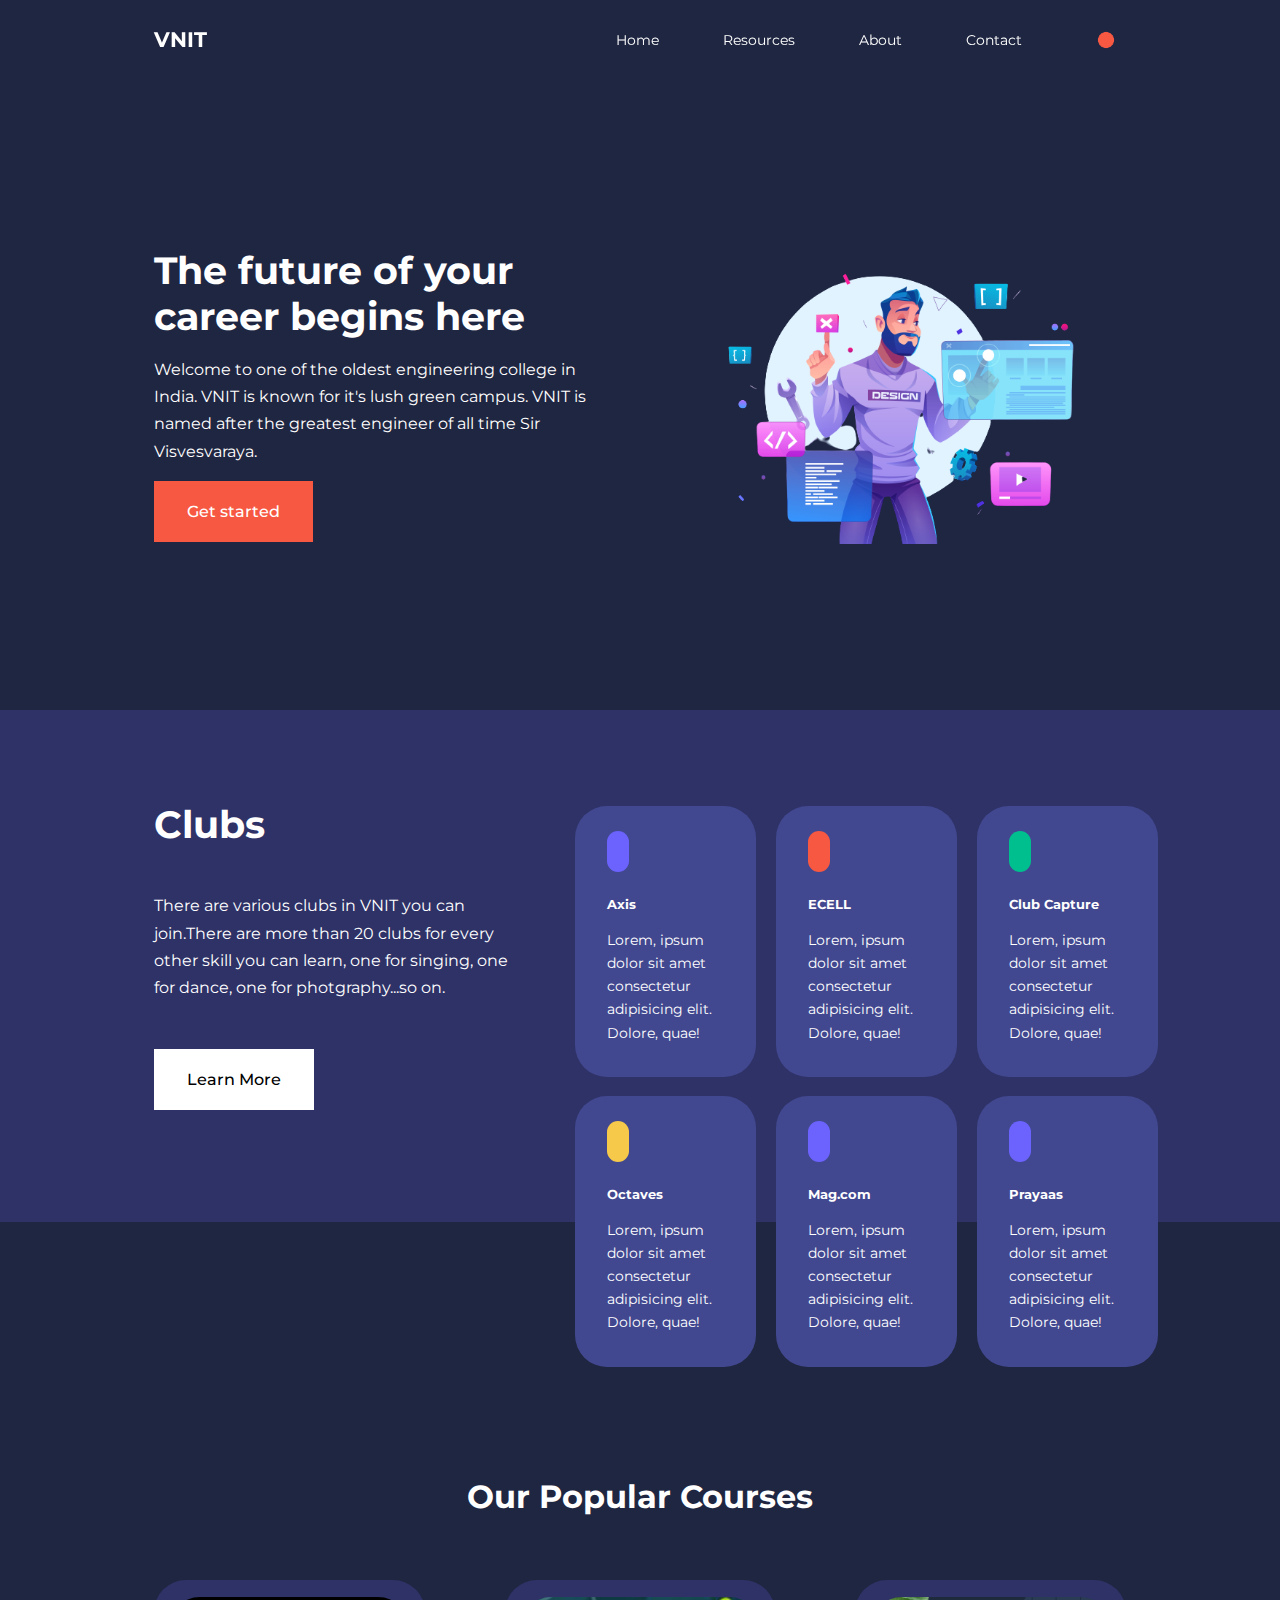
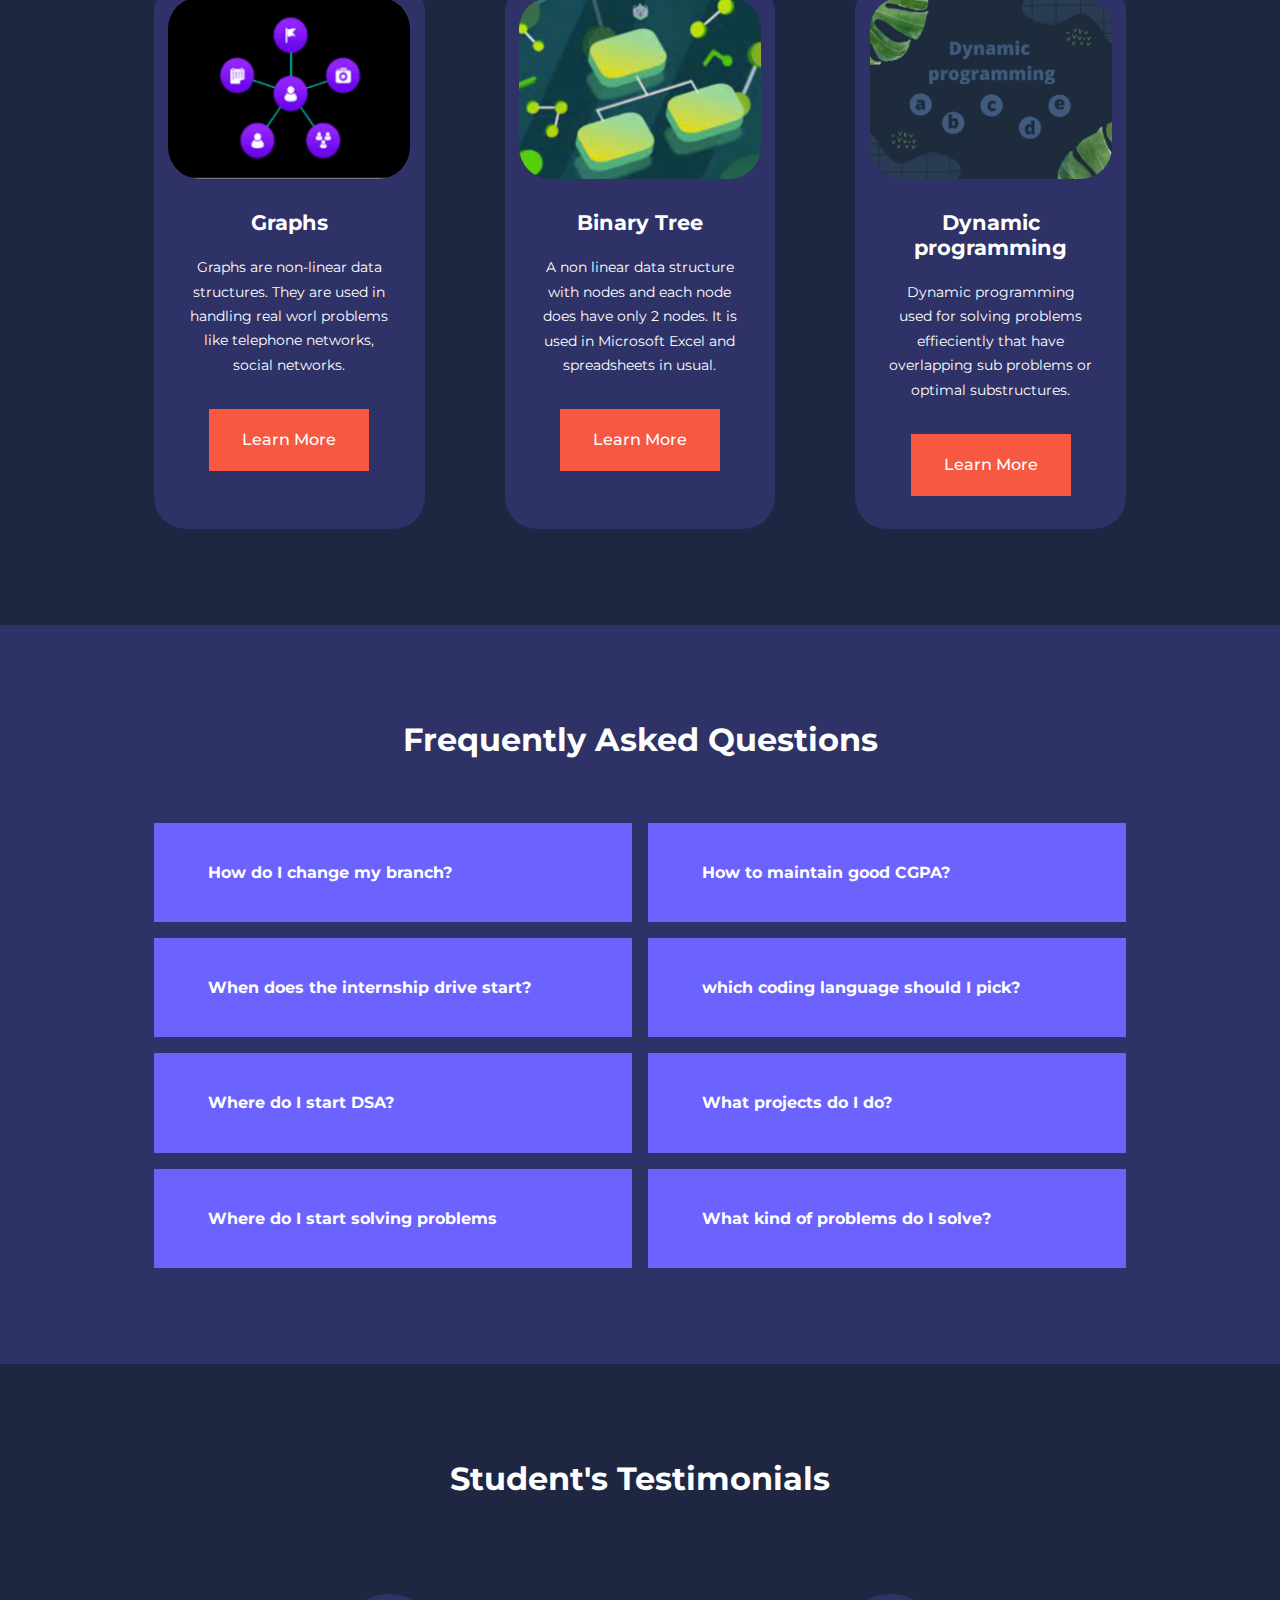
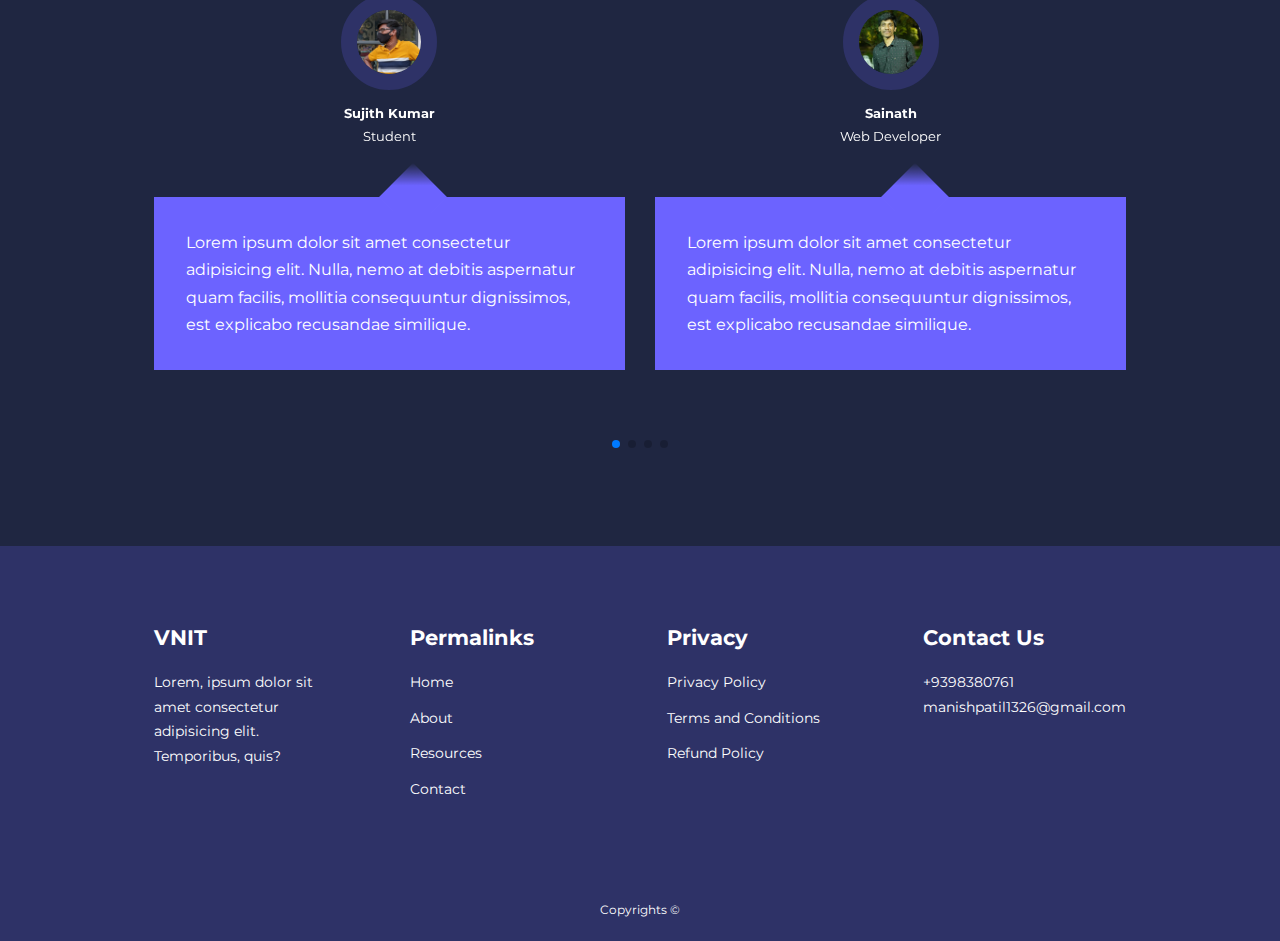
<file: Project 1/index.html>
<!DOCTYPE html>
<html lang="en">

<head>
    <meta charset="UTF-8">
    <meta http-equiv="X-UA-Compatible" content="IE=edge">
    <meta name="viewport" content="width=device-width, initial-scale=1.0">
    <link rel="stylesheet" href="style.css">
    <title>College Website</title>

    <!--GOOGLE FONTS-->
    <link href="https://fonts.googleapis.com/css2?family=Montserrat:wght@300;400;500;700;800&display=swap"
        rel="stylesheet">
    <!--ICONSCOUNT CDN-->
    <link rel="stylesheet" href="https://unicons.iconscout.com/release/v2.1.6/css/unicons.css">
    <link rel="preconnect" href="https://fonts.googleapis.com">

    <!--======= SWIPER JS=========-->
    <link rel="stylesheet" href="https://unpkg.com/swiper@8/swiper-bundle.min.css" />
    <link rel="preconnect" href="https://fonts.gstatic.com" crossorigin>


</head>

<body>
    <!--Navigation bar-->
    <nav>
        <div class="container nav__container">
            <a href="index.html">
                <h4>VNIT</h4>
            </a>
            <ul class="nav__menu">
                <li><a href="index.html">Home</a></li>
                <li><a href="courses.html">Resources</a></li>
                <li><a href="about.html">About</a></li>
                <li><a href="contact.html">Contact</a></li>
                <li><img id="redButton" src="images/orange.png" alt=""></li>
            </ul>
            <!--This is for mobile using some icons Hamburger icons and close icons-->
            <button id="open-menu-btn"><i class="uil uil-bars"></i></button>
            <button id="close-menu-btn"><i class="uil uil-multiply"></i></button>
        </div>
    </nav>

    <!-------------------Header section----------------->

    <header>
        <div class="container header__container">
            <div class="header__left">
                <h1>The future of your career begins here</h1>
                <p>Welcome to one of the oldest engineering college in India.
                    VNIT is known for it's lush green campus. VNIT is named after the greatest engineer of all time Sir Visvesvaraya.
                </p>
                <a href="courses.html" class="btn btn-primary">Get started</a>
            </div>

            <div class="header__right">
                <div class="header_right-image">
                    <img src="images/mainimg.png" alt="">
                </div>
            </div>
        </div>
    </header>

    <!--=====================END OF HEADER========================-->

    <!--=====================CategoriesS========================-->
    <section class="categories">
        <div class="container categories__container">
            <div class="categories__left">
                <h1>Clubs</h1>
                <p>There are various clubs in VNIT you can join.There are more than 20 clubs for every other skill you can learn, one for singing, one for dance, one for photgraphy...so on.</p>
                <a href = "https://vnit.ac.in/" class="btn">Learn More</a>
            </div>

            <div class="categories__right">
                <article class="category">
                    <!--The <article> tag specifies independent, self-contained content.-->
                    <span class="category__icon">
                        <i class="uil uil-puzzle-piece"></i>
                    </span>
                    <h5>Axis</h5>
                    <p>Lorem, ipsum dolor sit amet consectetur adipisicing elit. Dolore, quae!
                    </p>
                </article>
                <article class="category">
                    <!--The <article> tag specifies independent, self-contained content.-->
                    <span class="category__icon">
                        <i class="uil uil-usd-circle"></i>
                    </span>
                    <h5>ECELL</h5>
                    <p>Lorem, ipsum dolor sit amet consectetur adipisicing elit. Dolore, quae!
                    </p>
                </article>
                <article class="category">
                    <!--The <article> tag specifies independent, self-contained content.-->
                    <span class="category__icon">
                        <i class="uil uil-camera"></i>
                    </span>
                    <h5>Club Capture</h5>
                    <p>Lorem, ipsum dolor sit amet consectetur adipisicing elit. Dolore, quae!
                    </p>
                </article>
                <article class="category">
                    <!--The <article> tag specifies independent, self-contained content.-->
                    <span class="category__icon">
                        <i class="uil uil-music"></i>
                    </span>
                    <h5>Octaves</h5>
                    <p>Lorem, ipsum dolor sit amet consectetur adipisicing elit. Dolore, quae!
                    </p>
                </article>
                <article class="category">
                    <!--The <article> tag specifies independent, self-contained content.-->
                    <span class="category__icon">
                        <i class="uil uil-pen"></i>
                    </span>
                    <h5>Mag.com</h5>
                    <p>Lorem, ipsum dolor sit amet consectetur adipisicing elit. Dolore, quae!
                    </p>
                </article>
                <article class="category">
                    <!--The <article> tag specifies independent, self-contained content.-->
                    <span class="category__icon">
                        <i class="uil uil-smile"></i>
                    </span>
                    <h5>Prayaas</h5>
                    <p>Lorem, ipsum dolor sit amet consectetur adipisicing elit. Dolore, quae!
                    </p>
                </article>
            </div>
        </div>
    </section>
    <!--=====================END OF Categories========================-->

    <!--=======================COURSES=================================-->

    <section class="courses">
        <h2>Our Popular Courses</h2>
        <div class="container courses__container">
            <article class="course">
                <div class="course__image">
                    <img src="images/graph.png" alt="">
                </div>
                <div class="course__info">
                    <H4>Graphs</H4>
                    <p>Graphs are non-linear data structures. They are used in handling real worl problems like telephone networks, social networks.</p>
                    <a href="https://www.youtube.com/watch?v=LCrovIMurxY&list=PLgUwDviBIf0rGEWe64KWas0Nryn7SCRWw" class="btn btn-primary">Learn More</a>
                </div>
            </article>

            <article class="course">
                <div class="course__image">
                    <img src="images/tree.png" alt="">
                </div>
                <div class="course__info">
                    <H4>Binary Tree</H4>
                    <p>A non linear data structure with nodes and each node does have only 2 nodes. It is used in Microsoft Excel and spreadsheets in usual. </p>
                    <a href="https://www.youtube.com/watch?v=OYqYEM1bMK8&list=PLgUwDviBIf0q8Hkd7bK2Bpryj2xVJk8Vk" class="btn btn-primary">Learn More</a>
                </div>
            </article>
            
            <article class="course">
                <div class="course__image">
                    <img src="images/dp.png" alt="">
                </div>
                <div class="course__info">
                    <H4>Dynamic programming</H4>
                    <p>Dynamic programming used for solving problems effieciently that have overlapping sub problems or optimal substructures.</p>
                    <a href="https://www.youtube.com/watch?v=FfXoiwwnxFw&list=PLgUwDviBIf0qUlt5H_kiKYaNSqJ81PMMYs" class="btn btn-primary">Learn More</a>
                </div>
            </article>
        </div>

    </section>


    <section class="faqs">
        <h2>Frequently Asked Questions</h2>
        <div class="container faqs__container">

            <article class="faq">
                <div class="faq__icon"><i class="uil uil-plus"></i></div>
                <div class="question__answer">
                    <h4>How do I change my branch?</h4>
                    <p>
                        Branch changing is possible if you there are vacancies in the branch you wanted to go. And there shouldn't be anyone who is aspiring to change his branch to the one you want to and have greater CGPA than you.
                    </p>
                </div>
            </article>

            <article class="faq">
                <div class="faq__icon"><i class="uil uil-plus"></i></div>
                <div class="question__answer">
                    <h4>How to maintain good CGPA?</h4>
                    <p>
                        improving CGPA after first year may be hard than it is getting good grades in first year. If you get good grades inf first year then you can easily maintain good CGPA in all the upcoming years.
                    </p>
                </div>
            </article>

            <article class="faq">
                <div class="faq__icon"><i class="uil uil-plus"></i></div>
                <div class="question__answer">
                    <h4>When does the internship drive start?</h4>
                    <p>
                        The internship drive starts at the end of second year i.e., after 4th semester. But you can apply for the offline internships well before on campus internship drive starts. Some websites where you can find internships is internshala.com, glassdoor.com. 
                    </p>
                </div>
            </article>

            <article class="faq">
                <div class="faq__icon"><i class="uil uil-plus"></i></div>
                <div class="question__answer">
                    <h4>which coding language should I pick?</h4>
                    <p>
                        You can pick any coding language of your choice. And mastering one language is pretty much enough. If you pick c++ solving DSA shuold be easy. IF JAVA, it is also helpful in android development. If you want a easy to understand and use, you can pick python.
                    </p>
                </div>
            </article>

            <article class="faq">
                <div class="faq__icon"><i class="uil uil-plus"></i></div>
                <div class="question__answer">
                    <h4>Where do I start DSA?</h4>
                    <p>
                        The order which is preferred is Arrays, strings, HashMaps, Linked List, Stack, Queue, Heaps,Tree, Graph. And algorithms as sorting, searching, greedy, graph algorithms, dfs, bfs, dynamic programming. 
                    </p>
                </div>
            </article>

            <article class="faq">
                <div class="faq__icon"><i class="uil uil-plus"></i></div>
                <div class="question__answer">
                    <h4>What projects do I do?</h4>
                    <p>
                        You can pick any technology you are interested in. Learn basic of it and explore what you can. You can always start doing a project which already made and taught in youtube or any other platform to get tha hang of it and to understand the flow of the project.
                    </p>
                </div>
            </article>

            <article class="faq">
                <div class="faq__icon"><i class="uil uil-plus"></i></div>
                <div class="question__answer">
                    <h4>Where do I start solving problems</h4>
                    <p>
                        There are several sites which help you to practice problems like GeeksForGeeks, Leetcode, codestudio, interviewbit etc. I suggest you to start with HackerRank to get the hang of the coding language you picked.
                    </p>
                </div>
            </article>

            <article class="faq">
                <div class="faq__icon"><i class="uil uil-plus"></i></div>
                <div class="question__answer">
                    <h4>What kind of problems do I solve?</h4>
                    <p>
                        There are several sheets made by many coders across the world. I will provide the links here. <br>
                    
                        <a href="https://takeuforward.org/interviews/strivers-sde-sheet-top-coding-interview-problems/">striver sheet</a><br>
                        <a href="https://docs.google.com/spreadsheets/d/1-wKcV99KtO91dXdPkwmXGTdtyxAfk1mbPXQg81R9sFE/edit?usp=sharing">fraz sheet</a><br>
                        <a href="https://drive.google.com/file/d/1FMdN_OCfOI0iAeDlqswCiC2DZzD4nPsb/view">love babbar sheet</a><br>
                        <a href="https://www.geeksforgeeks.org/must-do-coding-questions-for-companies-like-amazon-microsoft-adobe/">must do coding questions</a><br>
                        <a href="https://seanprashad.com/leetcode-patterns/">Sean prashad</a><br>
                        
                    </p>
                </div>
            </article>
        </div>
    </section>

    <!--=================END OF FAQS========================-->


    <!--=====================STUDENT TESTIMONIALS======================-->

    <section class="container testimonials__container mySwiper">
        <h2>Student's Testimonials</h2>
        <div class="swiper-wrapper">
            <article class="testimonial swiper-slide">
                <div class="avatar">
                    <img src="images/sujith.png" alt="">
                </div>
                <div class="testimonial__info">
                    <h5>Sujith Kumar</h5>
                    <small>Student</small>
                </div>
                <div class="testimonial__body">
                    <p>
                        Lorem ipsum dolor sit amet consectetur adipisicing elit. Nulla, nemo at debitis aspernatur quam
                        facilis, mollitia consequuntur dignissimos, est explicabo recusandae similique.
                    </p>
                </div>

            </article>

            <article class="testimonial swiper-slide">
                <div class="avatar">
                    <img src="images/sainath.png" alt="">
                </div>
                <div class="testimonial__info">
                    <h5>Sainath</h5>
                    <small>Web Developer</small>
                </div>
                <div class="testimonial__body">
                    <p>
                        Lorem ipsum dolor sit amet consectetur adipisicing elit. Nulla, nemo at debitis aspernatur quam
                        facilis, mollitia consequuntur dignissimos, est explicabo recusandae similique.
                    </p>
                </div>

            </article>

            <article class="testimonial swiper-slide">
                <div class="avatar">
                    <img src="images/manish.png" alt="">
                </div>
                <div class="testimonial__info">
                    <h5>Manish</h5>
                    <small>web developer</small>
                </div>
                <div class="testimonial__body">
                    <p>
                        Lorem ipsum dolor sit amet consectetur adipisicing elit. Nulla, nemo at debitis aspernatur quam
                        facilis, mollitia consequuntur dignissimos, est explicabo recusandae similique.
                    </p>
                </div>

            </article>

            <article class="testimonial swiper-slide">
                <div class="avatar">
                    <img src="images/saikrishna.png" alt="">
                </div>
                <div class="testimonial__info">
                    <h5>Sai Krishna</h5>
                    <small>CSE student</small>
                </div>
                <div class="testimonial__body">
                    <p>
                        Lorem ipsum dolor sit amet consectetur adipisicing elit. Nulla, nemo at debitis aspernatur quam
                        facilis, mollitia consequuntur dignissimos, est explicabo recusandae similique.
                    </p>
                </div>

            </article>

            <article class="testimonial swiper-slide">
                <div class="avatar">
                    <img src="images/koti.png" alt="">
                </div>
                <div class="testimonial__info">
                    <h5>Koti Reddy</h5>
                    <small>Student</small>
                </div>
                <div class="testimonial__body">
                    <p>
                        Lorem ipsum dolor sit amet consectetur adipisicing elit. Nulla, nemo at debitis aspernatur quam
                        facilis, mollitia consequuntur dignissimos, est explicabo recusandae similique.
                    </p>
                </div>

            </article>
        </div>

        <div class="swiper-pagination"></div>
    </section>


    <!--FOOTER-->

    <footer class="footer">
        <div class="container footer__container">
            <div class="footer__1">
                <a href="index.html">
                    <h4>VNIT</h4>
                </a>
                <p>
                    Lorem, ipsum dolor sit amet consectetur adipisicing elit. Temporibus, quis?
                </p>
            </div>

            <div class="footer__2">
                <h4>Permalinks</h4>
                <ul class="permalinks">
                    <li><a href="index.html">Home</a></li>
                    <li><a href="about.html">About</a></li>
                    <li><a href="Courses.html">Resources</a></li>
                    <li><a href="Contact.html">Contact</a></li>
                </ul>
            </div>

            <div class="footer__3">
                <h4>Privacy</h4>
                <ul class="privacy">
                    <li><a href="">Privacy Policy</a></li>
                    <li><a href="">Terms and Conditions</a></li>
                    <li><a href=""> Refund Policy</a></li>
                </ul>
            </div>

            <div class="footer__4">
                <h4>Contact Us</h4>
                <div>
                    <p>+9398380761</p>
                    <p>manishpatil1326@gmail.com</p>
                </div>

                <ul class="footer__socials">
                    <li>
                        <a href=""><i class="uil uil-facebook-f"></i></a>
                    </li>
                    <li>
                        <a href=""><i class="uil uil-instagram"></i></a>
                    </li>
                    <li>
                        <a href=""><i class="uil uil-twitter"></i></a>
                    </li>
                    <li>
                        <a href=""><i class="uil uil-linkedin"></i></a>
                    </li>
                </ul>
            </div>

        </div>
        <div class="footer__copyright">
            <small>Copyrights ©</small>
        </div>
    </footer>

    <!--=======JAVA SCRIPT-->
    <script src="https://unpkg.com/swiper@8/swiper-bundle.min.js"></script>
    <script src="script.js"></script>
    <script>
        var swiper = new Swiper(".mySwiper", {
            slidesPerView: 1,
            spaceBetween: 30,
            pagination: {
                el: ".swiper-pagination",
                clickable: true,
            },

            // when the window size if >= 600px

            breakpoints: {
                600: {
                    slidesPerView: 2
                }
            }
        });


        var redicon = document.getElementById("redButton");

        redicon.addEventListener('click', () => {
            document.body.classList.toggle("red-theme");
        })
    </script>
</body>

</html>
</file>
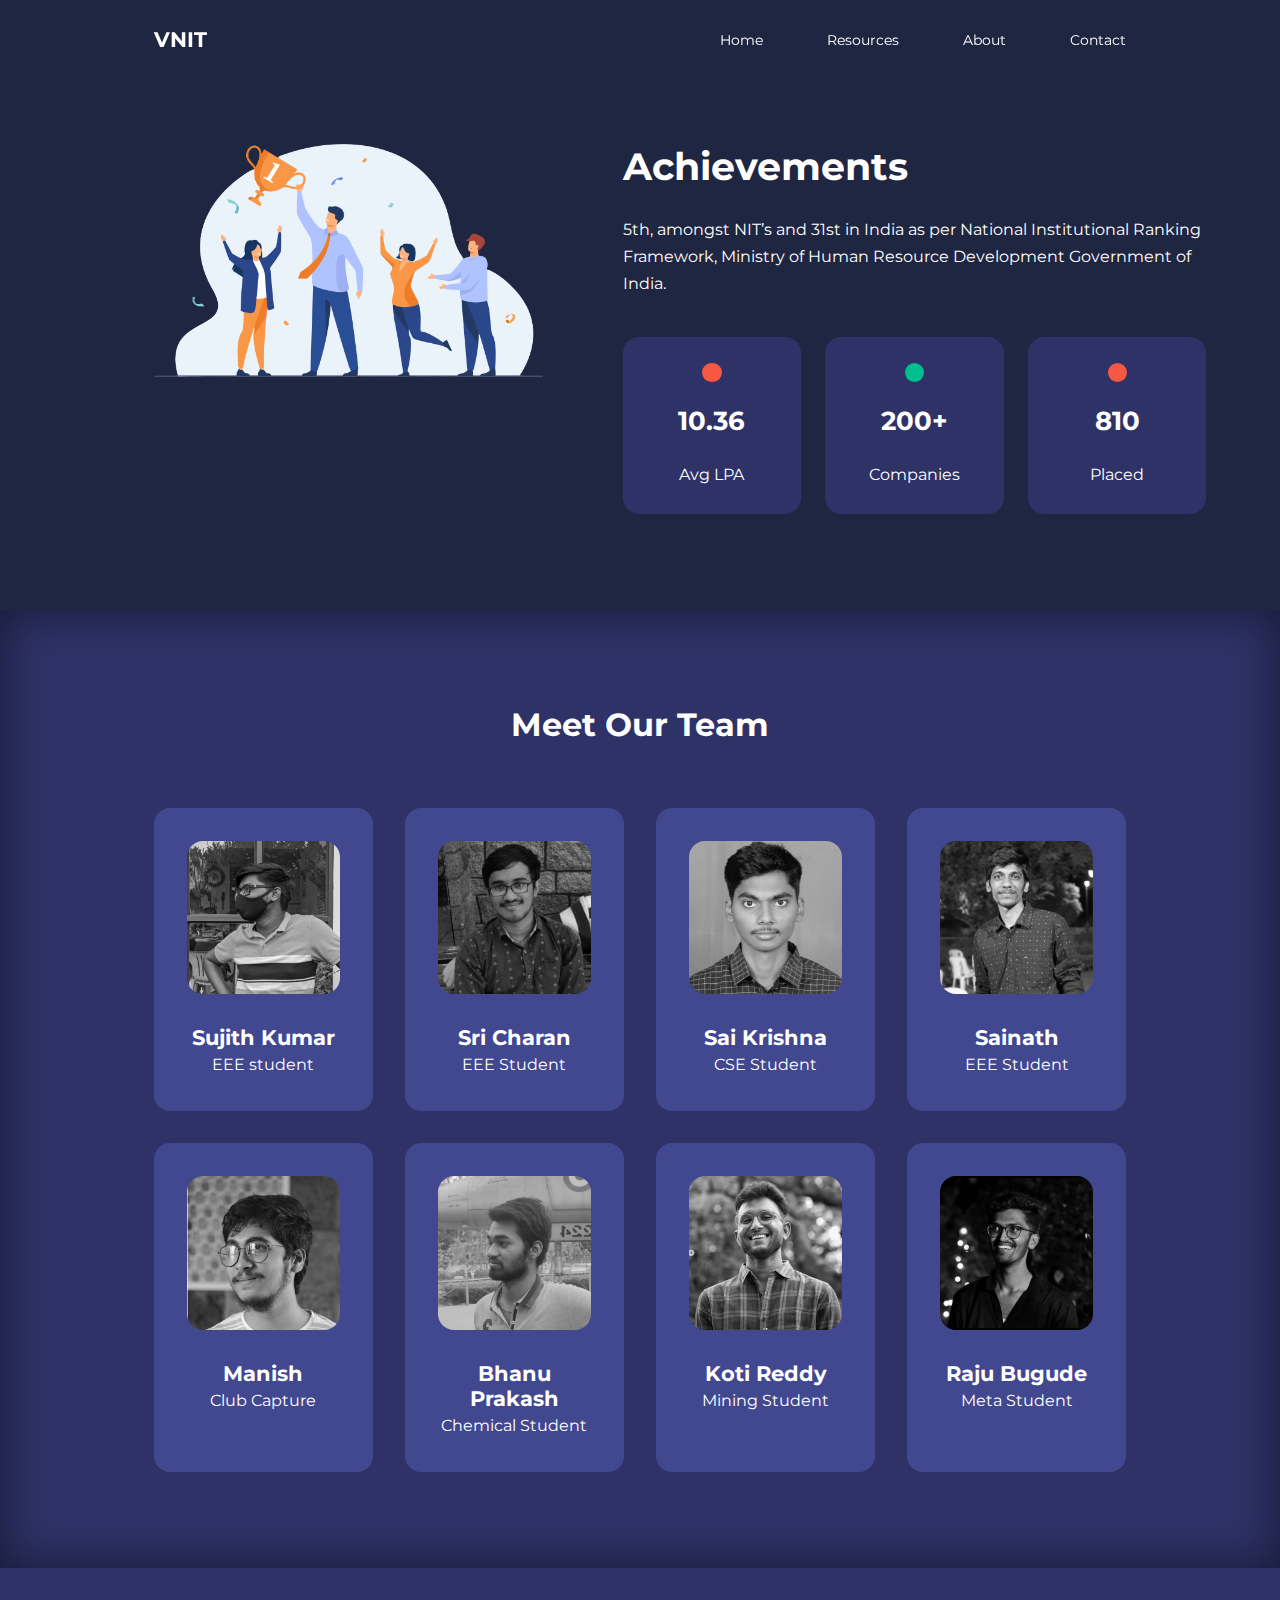
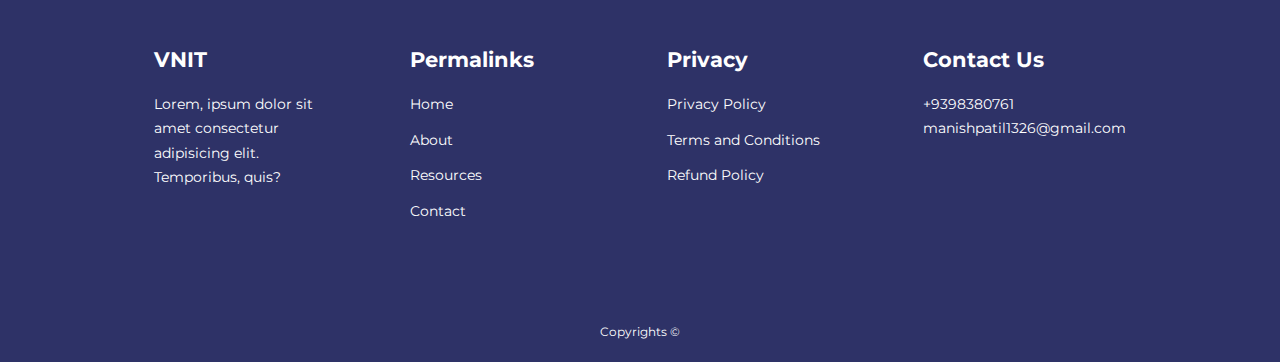
<file: Project 1/about.html>
<!DOCTYPE html>
<html lang="en">

<head>
    <meta charset="UTF-8">
    <meta http-equiv="X-UA-Compatible" content="IE=edge">
    <meta name="viewport" content="width=device-width, initial-scale=1.0">
    <link rel="stylesheet" href="style.css">
    <link rel="stylesheet" href="about.css">
    <title>College Website</title>

    <!--GOOGLE FONTS-->
    <link href="https://fonts.googleapis.com/css2?family=Montserrat:wght@300;400;500;700;800&display=swap"
        rel="stylesheet">
    <!--ICONSCOUNT CDN-->
    <link rel="stylesheet" href="https://unicons.iconscout.com/release/v2.1.6/css/unicons.css">
    <link rel="preconnect" href="https://fonts.googleapis.com">

</head>

<body>
    <!--Navigation bar-->
    <nav>
        <div class="container nav__container">
            <a href="index.html">
                <h4>VNIT</h4>
            </a>
            <ul class="nav__menu">
                <li><a href="index.html">Home</a></li>
                <li><a href="courses.html">Resources</a></li>
                <li><a href="about.html">About</a></li>
                <li><a href="contact.html">Contact</a></li>
            </ul>
            <!--This is for mobile using some icons Hamburger icons and close icons-->
            <button id="open-menu-btn"><i class="uil uil-bars"></i></button>
            <button id="close-menu-btn"><i class="uil uil-multiply"></i></button>
        </div>
    </nav>
    <!--=============Achievements==========-->

    <section class="about__achievements">
        <div class="container about__achievements-container">
            <div class="about__achievements-left">
                <img src="images/achieve.png" alt="">
            </div>
            <div class="about__achievements-right">
                <h1>
                    Achievements
                </h1>
                <p>
                    5th, amongst NIT’s and 31st in India as per National Institutional Ranking Framework, Ministry of
                    Human Resource Development Government of India.
                </p>
                <div class="achievements__cards">
                    <article class="achievement__card">
                        <span class="achievement__icon">
                            <i class="uil uil-video"></i>
                        </span>
                        <h3>10.36</h3>
                        <p>Avg LPA</p>
                    </article>

                    <article class="achievement__card">
                        <span class="achievement__icon">
                            <i class="uil uil-users-alt"></i>
                        </span>
                        <h3>200+</h3>
                        <p>Companies</p>
                    </article>

                    <article class="achievement__card">
                        <span class="achievement__icon">
                            <i class="uil uil-trophy"></i>
                        </span>
                        <h3>810</h3>
                        <p>Placed</p>
                    </article>
                </div>
            </div>
        </div>
    </section>

    <!--============================TEAM MEMBERS==========================-->
    <section class="team">
        <h2>Meet Our Team</h2>
        <div class="container team__container">
            <article class="team__member">
                <div class="team__member-image">
                    <img src="images/sujith.png" alt="">
                </div>
                <div class="team_member-info">
                    <h4>Sujith Kumar</h4>
                    <p>EEE student</p>
                </div>
                <div class="team__member-socials">
                    <a href="https://www.instagram.com/g_sujith_kumar/" target="_blank"><i class="uil uil-instagram"></i></a>
                    <a href="" target="_blank"><i class="uil uil-twitter"></i></a>
                    <a href="https://www.linkedin.com/in/gurram-sujith-kumar-5b0530202/" target="_blank"><i class="uil uil-linkedin"></i></a>
                </div>
            </article>

            <article class="team__member">
                <div class="team__member-image">
                    <img src="images/sricharan.png" alt="">
                </div>
                <div class="team_member-info">
                    <h4>Sri Charan</h4>
                    <p>EEE Student</p>
                </div>
                <div class="team__member-socials">
                    <a href="https://www.instagram.com/sricharan_thatipamula/" target="_blank"><i class="uil uil-instagram"></i></a>
                    <a href="" target="_blank"><i class="uil uil-twitter"></i></a>
                    <a href="https://www.linkedin.com/in/thatipamula-sricharan-7417a3202/" target="_blank"><i class="uil uil-linkedin"></i></a>
                </div>
            </article>

            <article class="team__member">
                <div class="team__member-image">
                    <img src="images/saikrishna.png" alt="">
                </div>
                <div class="team_member-info">
                    <h4>Sai Krishna</h4>
                    <p>CSE Student</p>
                </div>
                <div class="team__member-socials">
                    <a href="https://www.instagram.com/maligisaw__________e/" target="_blank"><i class="uil uil-instagram"></i></a>
                    <a href="" target="_blank"><i class="uil uil-twitter"></i></a>
                    <a href="https://www.linkedin.com/in/maligi-reddy-sai-krishna-reddy-58ab481a6/  " target="_blank"><i class="uil uil-linkedin"></i></a>
                </div>
            </article>

            <article class="team__member">
                <div class="team__member-image">
                    <img src="images/sainath.png" alt="">
                </div>
                <div class="team_member-info">
                    <h4>Sainath</h4>
                    <p>EEE Student</p>
                </div>
                <div class="team__member-socials">
                    <a href="https://www.instagram.com/sainathbathini/" target="_blank"><i class="uil uil-instagram"></i></a>
                    <a href="" target="_blank"><i class="uil uil-twitter"></i></a>
                    <a href="https://www.linkedin.com/in/bathini-sainath-285a07204/" target="_blank"><i class="uil uil-linkedin"></i></a>
                </div>
            </article>

            <article class="team__member">
                <div class="team__member-image">
                    <img src="images/manish.png" alt="">
                </div>
                <div class="team_member-info">
                    <h4>Manish</h4>
                    <p>Club Capture</p>
                </div>
                <div class="team__member-socials">
                    <a href="https://www.instagram.com/manish_1326__/" target="_blank"><i class="uil uil-instagram"></i></a>
                    <a href="" target="_blank"><i class="uil uil-twitter"></i></a>
                    <a href="https://www.linkedin.com/in/manish-patil-b1bb521ba/" target="_blank"><i class="uil uil-linkedin"></i></a>
                </div>
            </article>

            <article class="team__member">
                <div class="team__member-image">
                    <img src="images/Bhanu.png" alt="">
                </div>
                <div class="team_member-info">
                    <h4>Bhanu Prakash</h4>
                    <p>Chemical Student</p>
                </div>
                <div class="team__member-socials">
                    <a href="" target="_blank"><i class="uil uil-instagram"></i></a>
                    <a href="" target="_blank"><i class="uil uil-twitter"></i></a>
                    <a href="" target="_blank"><i class="uil uil-linkedin"></i></a>
                </div>
            </article>

            <article class="team__member">
                <div class="team__member-image">
                    <img src="images/koti.png" alt="">
                </div>
                <div class="team_member-info">
                    <h4>Koti Reddy</h4>
                    <p>Mining Student</p>
                </div>
                <div class="team__member-socials">
                    <a href="https://www.instagram.com/kotireddy_2070/" target="_blank"><i class="uil uil-instagram"></i></a>
                    <a href="" target="_blank"><i class="uil uil-twitter"></i></a>
                    <a href="https://www.linkedin.com/in/koti-reddy-8093871b8/" target="_blank"><i class="uil uil-linkedin"></i></a>
                </div>
            </article>

            <article class="team__member">
                <div class="team__member-image">
                    <img src="images/raju.png" alt="">
                </div>
                <div class="team_member-info">
                    <h4>Raju Bugude</h4>
                    <p>Meta Student</p>
                </div>
                <div class="team__member-socials">
                    <a href="https://www.instagram.com/raju_bugude/" target="_blank"><i class="uil uil-instagram"></i></a>
                    <a href="" target="_blank"><i class="uil uil-twitter"></i></a>
                    <a href="https://www.linkedin.com/in/raju-bugude/" target="_blank"><i class="uil uil-linkedin"></i></a>
                </div>
            </article>


        </div>
    </section>
    <!--=================End Of Team Section==================-->

    <!--=======FOOTER SECTION===========-->
    <footer class="footer">
        <div class="container footer__container">
            <div class="footer__1">
                <a href="index.html">
                    <h4>VNIT</h4>
                </a>
                <p>
                    Lorem, ipsum dolor sit amet consectetur adipisicing elit. Temporibus, quis?
                </p>
            </div>

            <div class="footer__2">
                <h4>Permalinks</h4>
                <ul class="permalinks">
                    <li><a href="index.html">Home</a></li>
                    <li><a href="about.html">About</a></li>
                    <li><a href="Courses.html">Resources</a></li>
                    <li><a href="Contact.html">Contact</a></li>
                </ul>
            </div>

            <div class="footer__3">
                <h4>Privacy</h4>
                <ul class="privacy">
                    <li><a href="">Privacy Policy</a></li>
                    <li><a href="">Terms and Conditions</a></li>
                    <li><a href=""> Refund Policy</a></li>
                </ul>
            </div>

            <div class="footer__4">
                <h4>Contact Us</h4>
                <div>
                    <p>+9398380761</p>
                    <p>manishpatil1326@gmail.com</p>
                </div>

                <ul class="footer__socials">
                    <li>
                        <a href=""><i class="uil uil-facebook-f"></i></a>
                    </li>
                    <li>
                        <a href=""><i class="uil uil-instagram"></i></a>
                    </li>
                    <li>
                        <a href=""><i class="uil uil-twitter"></i></a>
                    </li>
                    <li>
                        <a href=""><i class="uil uil-linkedin"></i></a>
                    </li>
                </ul>
            </div>

        </div>
        <div class="footer__copyright">
            <small>Copyrights ©</small>
        </div>
    </footer>

    <!--=======JAVA SCRIPT-->
    <script src="script.js"></script>

</body>

</html>
</file>
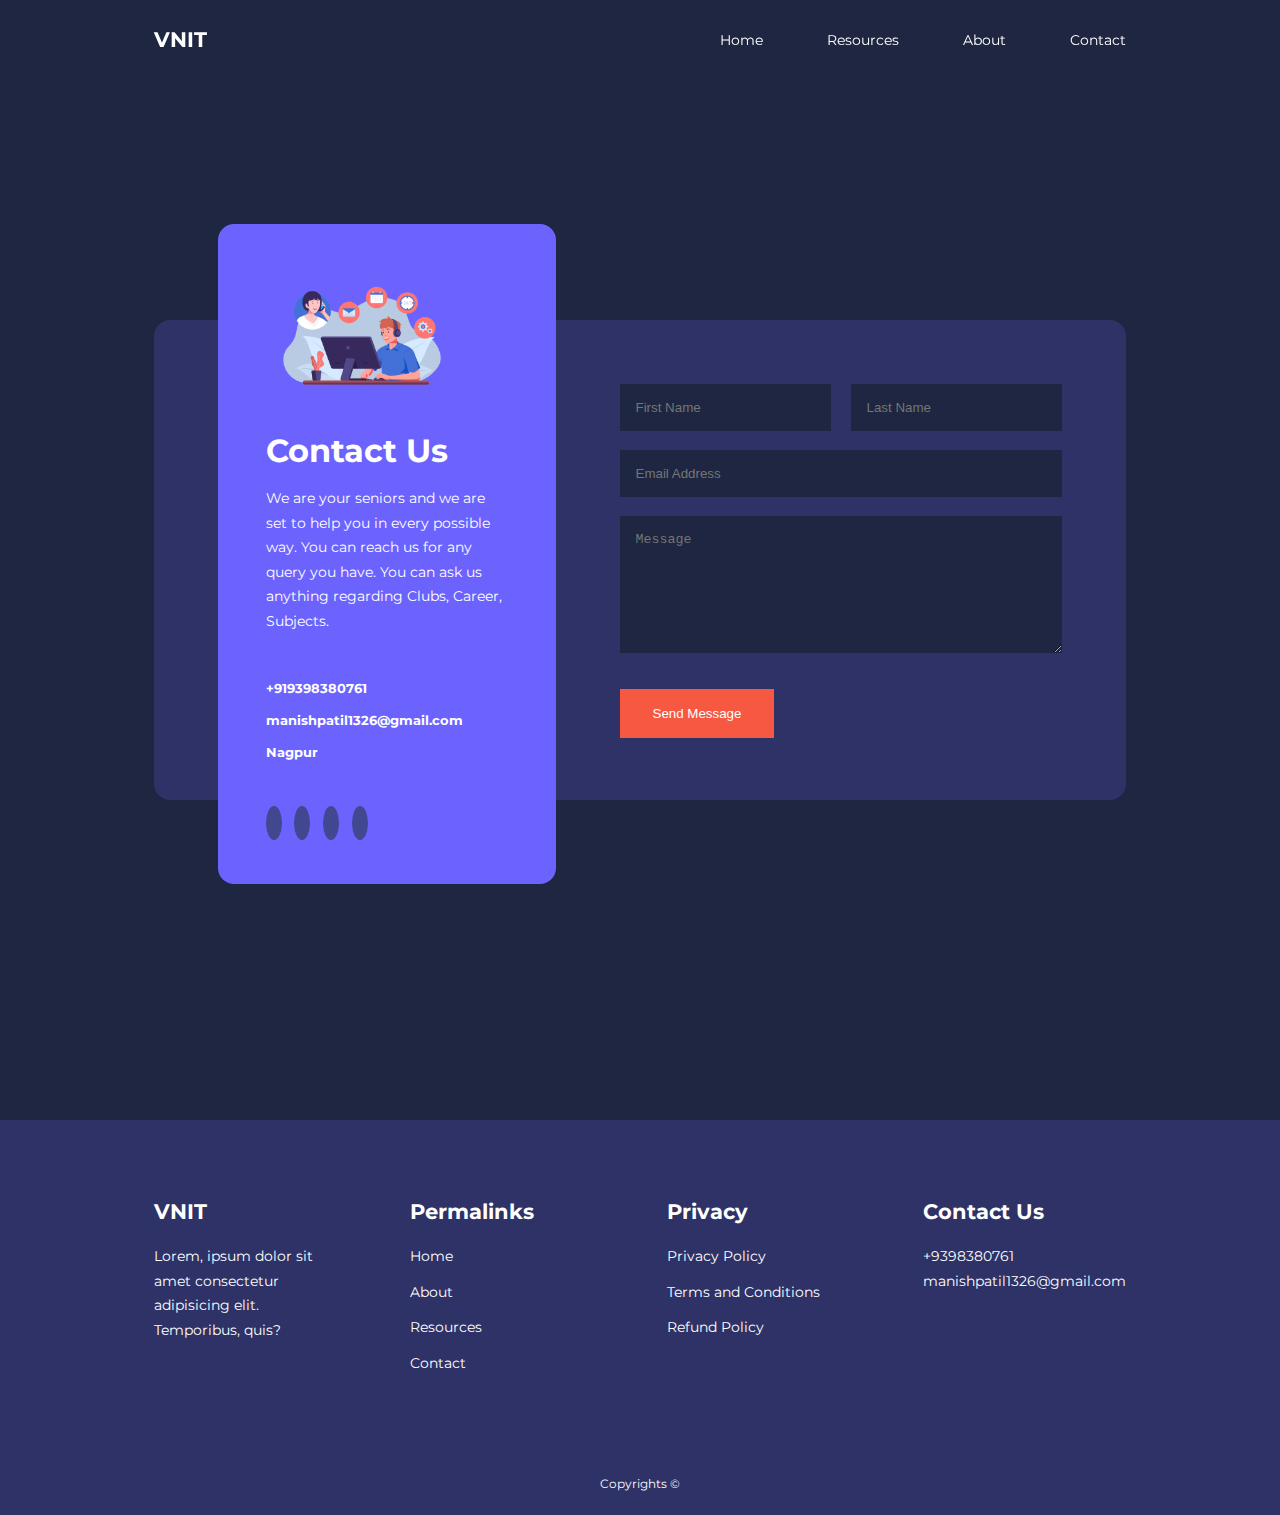
<file: Project 1/contact.html>
<!DOCTYPE html>
<html lang="en">

<head>
    <meta charset="UTF-8">
    <meta http-equiv="X-UA-Compatible" content="IE=edge">
    <meta name="viewport" content="width=device-width, initial-scale=1.0">
    <link rel="stylesheet" href="style.css">
    <link rel="stylesheet" href="contact.css">
    <title>College Website</title>

    <!--GOOGLE FONTS-->
    <link href="https://fonts.googleapis.com/css2?family=Montserrat:wght@300;400;500;700;800&display=swap"
        rel="stylesheet">
    <!--ICONSCOUNT CDN-->
    <link rel="stylesheet" href="https://unicons.iconscout.com/release/v2.1.6/css/unicons.css">
    <link rel="preconnect" href="https://fonts.googleapis.com">

</head>

<body>
    <!--Navigation bar-->
    <nav>
        <div class="container nav__container">
            <a href="index.html">
                <h4>VNIT</h4>
            </a>
            <ul class="nav__menu">
                <li><a href="index.html">Home</a></li>
                <li><a href="courses.html">Resources</a></li>
                <li><a href="about.html">About</a></li>
                <li><a href="contact.html">Contact</a></li>
            </ul>
            <!--This is for mobile using some icons Hamburger icons and close icons-->
            <button id="open-menu-btn"><i class="uil uil-bars"></i></button>
            <button id="close-menu-btn"><i class="uil uil-multiply"></i></button>
        </div>
    </nav>


    <sectiom class="contact">
        <div class="container contact__container">
            <aside class="contact__aside">
                <div class="aside__image">
                    <img src="images/contact.png" alt="">
                </div>
                <h2>Contact Us</h2>

                <p>
                    We are your seniors and we are set to help you in every possible way. You can reach us for any query you have. 
                    You can ask us anything regarding Clubs, Career, Subjects.
                </p>

                <ul class="contact__details">
                    <li>
                        <i class="uil uil-phone-times"></i>
                        <h5>+919398380761</h5>
                    </li>
                    <li>
                        <i class="uil uil-envelope"></i>
                        <h5>manishpatil1326@gmail.com</h5>
                    </li>
                    <li>
                        <i class="uil uil-location-point"></i>
                        <h5>Nagpur </h5>
                    </li>
                </ul>

                <ul class="contact__socials">
                    <li>
                        <a href="https://www.instagram.com/manish_1326__/"><i class="uil uil-instagram"></i></a>
                    </li>
                    <li>
                        <a href="https://www.facebook.com/profile.php?id=100051232326082"><i class="uil uil-facebook"></i></a>
                    </li>
                    <li>
                        <a href="https://twitter.com/ManishP98128144"><i class="uil uil-twitter"></i></a>
                    </li>
                    <li>
                        <a href="https://www.linkedin.com/in/manish-patil-b1bb521ba/"><i class="uil uil-linkedin"></i></a>
                    </li>
                </ul>
            </aside>

            <!--===================FORM=======================-->

            <form action="https://formspree.io/f/xwkyjpld" method="POST" class="contact__form">
                <div class="form__name">
                    <input type="text" name="First Name" placeholder="First Name" required>
                    <input type="text" name="Last Name" placeholder="Last Name" required>
                </div>
                <input type="email" name="Email Address" placeholder="Email Address" required>
                <textarea name="Message" rows="7" placeholder="Message" required></textarea>
                <button type="submit" class="btn btn-primary">Send Message</button>
            </form>
        </div>
    </sectiom>



    <!--=======FOOTER SECTION===========-->
    <footer class="footer">
        <div class="container footer__container">
            <div class="footer__1">
                <a href="index.html">
                    <h4>VNIT</h4>
                </a>
                <p>
                    Lorem, ipsum dolor sit amet consectetur adipisicing elit. Temporibus, quis?
                </p>
            </div>

            <div class="footer__2">
                <h4>Permalinks</h4>
                <ul class="permalinks">
                    <li><a href="index.html">Home</a></li>
                    <li><a href="about.html">About</a></li>
                    <li><a href="Courses.html">Resources</a></li>
                    <li><a href="Contact.html">Contact</a></li>
                </ul>
            </div>

            <div class="footer__3">
                <h4>Privacy</h4>
                <ul class="privacy">
                    <li><a href="">Privacy Policy</a></li>
                    <li><a href="">Terms and Conditions</a></li>
                    <li><a href=""> Refund Policy</a></li>
                </ul>
            </div>

            <div class="footer__4">
                <h4>Contact Us</h4>
                <div>
                    <p>+9398380761</p>
                    <p>manishpatil1326@gmail.com</p>
                </div>

                <ul class="footer__socials">
                    <li>
                        <a href=""><i class="uil uil-facebook-f"></i></a>
                    </li>
                    <li>
                        <a href=""><i class="uil uil-instagram"></i></a>
                    </li>
                    <li>
                        <a href=""><i class="uil uil-twitter"></i></a>
                    </li>
                    <li>
                        <a href=""><i class="uil uil-linkedin"></i></a>
                    </li>
                </ul>
            </div>

        </div>
        <div class="footer__copyright">
            <small>Copyrights ©</small>
        </div>
    </footer>

    <!--=======JAVA SCRIPT===========-->
    <script src="script.js"></script>

</body>

</html>
</file>
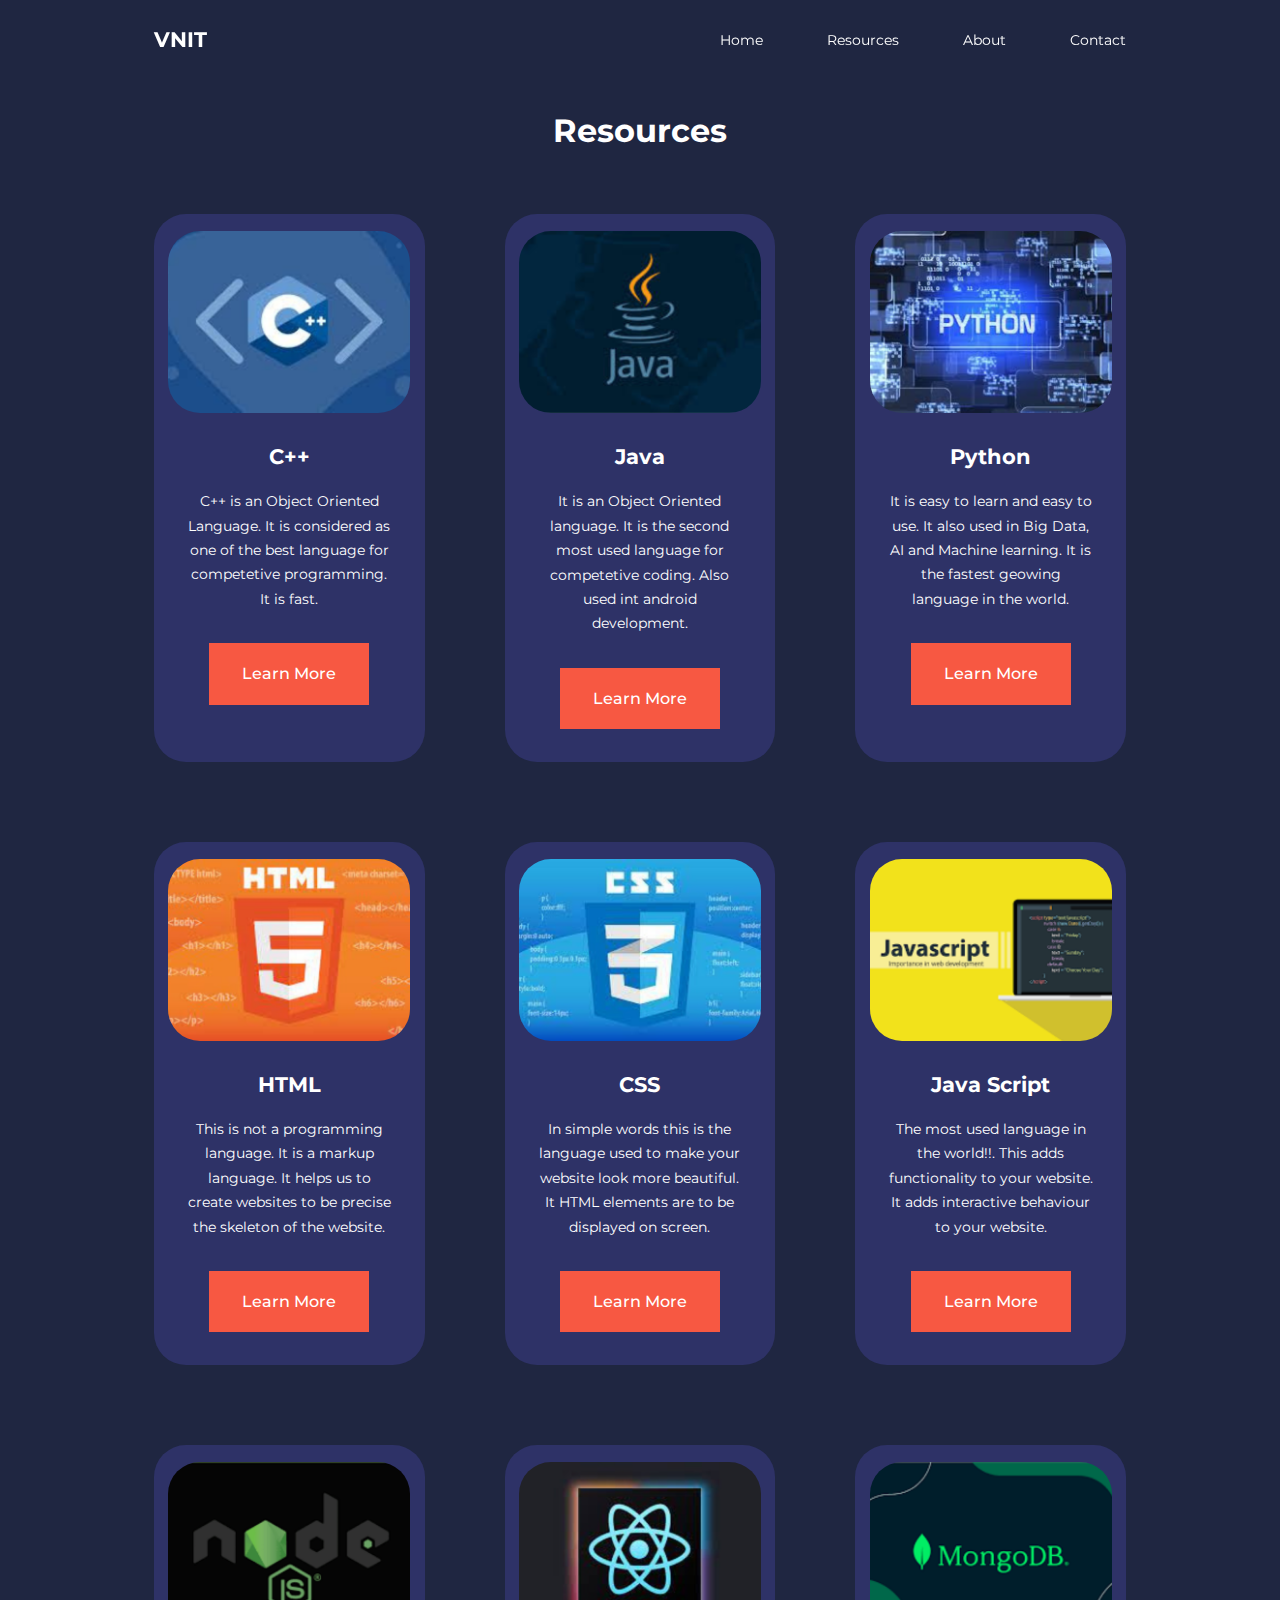
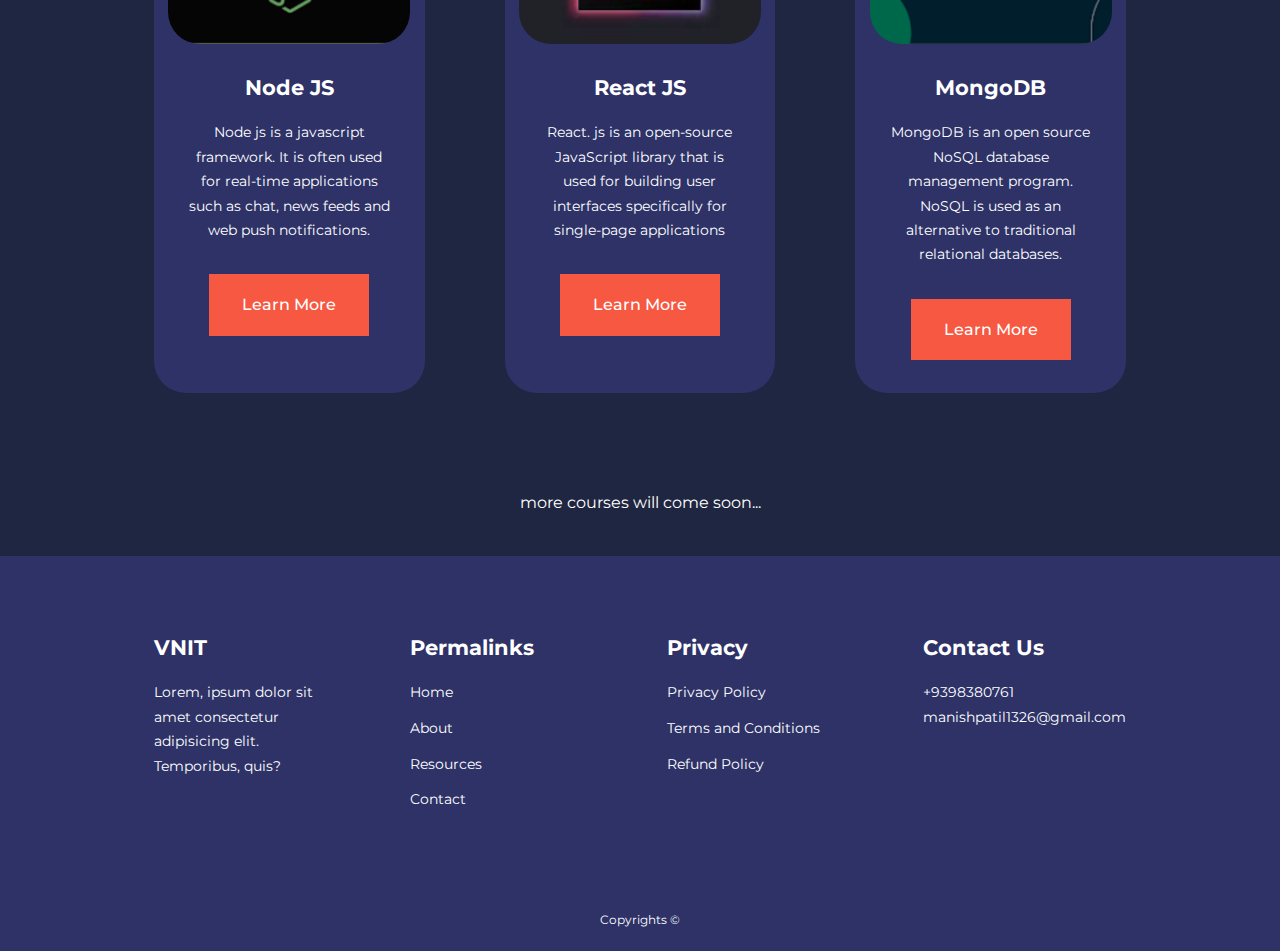
<file: Project 1/courses.html>
<!DOCTYPE html>
<html lang="en">

<head>
    <meta charset="UTF-8">
    <meta http-equiv="X-UA-Compatible" content="IE=edge">
    <meta name="viewport" content="width=device-width, initial-scale=1.0">
    <link rel="stylesheet" href="style.css">
    <style>
        .courses {
            margin-top: 1rem;
        }
    </style>
    <title>College Website</title>

    <!--GOOGLE FONTS-->
    <link href="https://fonts.googleapis.com/css2?family=Montserrat:wght@300;400;500;700;800&display=swap"
        rel="stylesheet">
    <!--ICONSCOUNT CDN-->
    <link rel="stylesheet" href="https://unicons.iconscout.com/release/v2.1.6/css/unicons.css">
    <link rel="preconnect" href="https://fonts.googleapis.com">

</head>

<body>
    <!--Navigation bar-->
    <nav>
        <div class="container nav__container">
            <a href="index.html">
                <h4>VNIT</h4>
            </a>
            <ul class="nav__menu">
                <li><a href="index.html">Home</a></li>
                <li><a href="courses.html">Resources</a></li>
                <li><a href="about.html">About</a></li>
                <li><a href="contact.html">Contact</a></li>
            </ul>
            <!--This is for mobile using some icons Hamburger icons and close icons-->
            <button id="open-menu-btn"><i class="uil uil-bars"></i></button>
            <button id="close-menu-btn"><i class="uil uil-multiply"></i></button>
        </div>
    </nav>

    <section class="courses">
        <h2>Resources</h2>
        <div class="container courses__container">
            <article class="course">
                <div class="course__image">
                    <img src="images/cpp.png" alt="">
                </div>
                <div class="course__info">
                    <H4>C++</H4>
                    <p>C++ is an Object Oriented Language. It is considered as one of the
                        best language for competetive programming. It is fast.
                    </p>
                    <a href="https://www.youtube.com/watch?v=z9bZufPHFLU&list=PLfqMhTWNBTe0b2nM6JHVCnAkhQRGiZMSJ" class="btn btn-primary">Learn More</a>
                </div>
            </article>

            <article class="course">
                <div class="course__image">
                    <img src="images/java.png" alt="">
                </div>
                <div class="course__info">
                    <H4>Java</H4>
                    <p>It is an Object Oriented language. It is the second most used language for competetive coding. Also used int android development.</p>
                    <a href="https://www.youtube.com/watch?v=ntLJmHOJ0ME&list=PLu0W_9lII9agS67Uits0UnJyrYiXhDS6q" class="btn btn-primary">Learn More</a>
                </div>
            </article>

            <article class="course">
                <div class="course__image">
                    <img src="images/python.png" alt="">
                </div>
                <div class="course__info">
                    <H4>Python</H4>
                    <p>It is easy to learn and easy to use. It also used in Big Data, AI and Machine learning. It is the fastest geowing language in the world.</p>
                    <a href="https://www.youtube.com/watch?v=gfDE2a7MKjA" class="btn btn-primary">Learn More</a>
                </div>
            </article>

            <article class="course">
                <div class="course__image">
                    <img src="images/HTML.png" alt="">
                </div>
                <div class="course__info">
                    <H4>HTML</H4>
                    <p>This is not a programming language. It is a markup language. It helps us to create websites to be precise the skeleton of the website.</p>
                    <a href="https://www.youtube.com/watch?v=kUMe1FH4CHE" class="btn btn-primary">Learn More</a>
                </div>
            </article>

            <article class="course">
                <div class="course__image">
                    <img src="images/CSS.png" alt="">
                </div>
                <div class="course__info">
                    <H4>CSS</H4>
                    <p>In simple words this is the language used to make your website look more beautiful. 
                        It HTML elements are to be displayed on screen.</p>
                    <a href="https://www.youtube.com/watch?v=l1EssrLxt7E&list=PLfqMhTWNBTe3H6c9OGXb5_6wcc1Mca52n" class="btn btn-primary">Learn More</a>
                </div>
            </article>

            <article class="course">
                <div class="course__image">
                    <img src="images/JS.png" alt="">
                </div>
                <div class="course__info">
                    <H4>Java Script</H4>
                    <p>The most used language in the world!!. This adds functionality to your website. It adds interactive behaviour to your website.</p>
                    <a href="https://www.youtube.com/watch?v=cvvwkgp4HBg&list=PLu0W_9lII9ajyk081To1Cbt2eI5913SsL" class="btn btn-primary">Learn More</a>
                </div>
            </article>

            <article class="course">
                <div class="course__image">
                    <img src="images/node.png" alt="">
                </div>
                <div class="course__info">
                    <H4>Node JS</H4>
                    <p>Node js is a javascript framework. It is often used for real-time applications such as chat, news feeds and web push notifications.</p>
                    <a href="https://www.youtube.com/watch?v=w-7RQ46RgxU&list=PL4cUxeGkcC9gcy9lrvMJ75z9maRw4byYp" class="btn btn-primary">Learn More</a>
                </div>
            </article>

            <article class="course">
                <div class="course__image">
                    <img src="images/react.png" alt="">
                </div>
                <div class="course__info">
                    <H4>React JS</H4>
                    <p>React. js is an open-source JavaScript library that is used for building user interfaces specifically for single-page applications</p>
                    <a href="https://www.youtube.com/watch?v=j942wKiXFu8&list=PL4cUxeGkcC9gZD-Tvwfod2gaISzfRiP9d" class="btn btn-primary">Learn More</a>
                </div>
            </article>

            <article class="course">
                <div class="course__image">
                    <img src="images/mongo.png" alt="">
                </div>
                <div class="course__info">
                    <H4>MongoDB</H4>
                    <p>MongoDB is an open source NoSQL database management program. NoSQL is used as an alternative to traditional relational databases.</p>
                    <a href="https://www.youtube.com/watch?v=ExcRbA7fy_A&list=PL4cUxeGkcC9h77dJ-QJlwGlZlTd4ecZOA" class="btn btn-primary">Learn More</a>
                </div>
            </article>
        </div>

    </section>

    <p class="more">more courses will come soon...</p>

    <!--================FOOTER======================-->
    <footer class="footer">
        <div class="container footer__container">
            <div class="footer__1">
                <a href="index.html">
                    <h4>VNIT</h4>
                </a>
                <p>
                    Lorem, ipsum dolor sit amet consectetur adipisicing elit. Temporibus, quis?
                </p>
            </div>

            <div class="footer__2">
                <h4>Permalinks</h4>
                <ul class="permalinks">
                    <li><a href="index.html">Home</a></li>
                    <li><a href="about.html">About</a></li>
                    <li><a href="Courses.html">Resources</a></li>
                    <li><a href="Contact.html">Contact</a></li>
                </ul>
            </div>

            <div class="footer__3">
                <h4>Privacy</h4>
                <ul class="privacy">
                    <li><a href="">Privacy Policy</a></li>
                    <li><a href="">Terms and Conditions</a></li>
                    <li><a href=""> Refund Policy</a></li>
                </ul>
            </div>

            <div class="footer__4">
                <h4>Contact Us</h4>
                <div>
                    <p>+9398380761</p>
                    <p>manishpatil1326@gmail.com</p>
                </div>

                <ul class="footer__socials">
                    <li>
                        <a href=""><i class="uil uil-facebook-f"></i></a>
                    </li>
                    <li>
                        <a href=""><i class="uil uil-instagram"></i></a>
                    </li>
                    <li>
                        <a href=""><i class="uil uil-twitter"></i></a>
                    </li>
                    <li>
                        <a href=""><i class="uil uil-linkedin"></i></a>
                    </li>
                </ul>
            </div>

        </div>
        <div class="footer__copyright">
            <small>Copyrights ©</small>
        </div>
    </footer>

    <!--=======JAVA SCRIPT-->
    <script src="https://unpkg.com/swiper@8/swiper-bundle.min.js"></script>
    <script src="script.js"></script>
    <script>
        var swiper = new Swiper(".mySwiper", {
            slidesPerView: 1,
            spaceBetween: 30,
            pagination: {
                el: ".swiper-pagination",
                clickable: true,
            },

            // when the window size if >= 600px

            breakpoints: {
                600: {
                    slidesPerView: 2
                }
            }
        });
    </script>
</body>

</html>
</file>
<file: Project 1/style.css>
* {
    margin: 0;
    padding: 0;
    border: 0;
    outline: 0;
    /* outline is the line around the border */
    text-decoration: none;
    list-style: none;
    box-sizing: border-box;
    /* if we set this to border-box the width of the element is including the height and width*/
}

:root {
    /* A common best practice is to define custom properties on the :root pseudo-class, so that it can be applied globally across your HTML document
    CSS variables or cascading variables) are entities defined by CSS authors that contain specific values to be reused throughout a document. */
    --color-primary: #6c63ff;
    --color-success: #00bf8e;
    --color-warning: #f7c94b;
    --color-danger: #f75842;
    --color-danger-variant: rgba(247, 88, 66, 0.4);
    --color-white: #fff;
    --color-light: rgba(255, 255, 255, 0.7);
    --color-black: #000;

    --color-bg: #1f2641;
    --color-bg1: #2e3267;
    --color-bg2: #424890;

    --container-width-lg: 76%;
    --container-width-md: 90%;
    --container-width-sm: 94%;

    --transition: all 400ms ease;
}

/*

.green-theme {
    --color-primary: #DFEEEA;
    --color-bg: #2F5D62;
    --color-bg1: #5E8B7E;
    --color-bg2: #A7C4BC;

}

*/

.red-theme {
    --color-primary: #E63E6D;
    --color-bg: #420516;
    --color-bg1: #7D1935;
    --color-bg2: #B42B51;
}

body {
    font-family: 'Montserrat', sans-serif;
    line-height: 1.7;
    color: var(--color-white);
    background-color: var(--color-bg);
}

.container {
    width: var(--container-width-lg);
    margin: 0 auto;
}

section {
    padding: 6rem 0;
    /* 1 rem  = 16 pixels */
}

section h2 {
    text-align: center;
    margin-bottom: 4rem;
}

h1,
h2,
h3,
h4,
h5 {
    line-height: 1.2;
}

h1 {
    font-size: 2.4rem;
}

h2 {
    font-size: 2rem;
}

h3 {
    font-size: 1.6rem;
}

h4 {
    font-size: 1.3rem;
}

a {
    color: var(--color-white);
}

img {
    width: 100%;
    display: block;
    object-fit: cover;
    /* The CSS object-fit property is used to specify how an <img> or <video> should be resized to fit its container.*/
}

.btn {
    display: inline-block;
    background: var(--color-white);
    color: var(--color-black);
    padding: 1rem 2rem;
    border: 1px solid transparent;
    font-weight: 500;
    transition: var(--transition);
}

.btn:hover {
    background: transparent;
    color: var(--color-white);
    border-color: var(--color-white);
}

.btn-primary {
    background: var(--color-danger);
    color: var(--color-white);
}

/* ------------------------------- NAVBAR--------------------------------*/

nav {
    background: transparent;
    width: 100vw;
    /* total viewport */
    height: 5rem;
    position: fixed;
    top: 0;
    z-index: 11;
}

/* change the navbar style on scroll using JAVASCRIPT */

.window-scroll {
    background-color: var(--color-primary);
    box-shadow: 0 1rem 2rem rgba(0, 0, 0, 0.2);
    transition: all 300ms ease;
}

.nav__container {
    height: 5rem;
    display: flex;
    justify-content: space-between;
    align-items: center;
}


/* this button is for phone and tablet */
nav button {
    display: none;
}

.nav__menu {
    display: flex;
    align-items: center;
    gap: 4rem;
    /* gap between the navbar menu items */
}

.nav__menu a {
    font-size: 0.9rem;
    transition: all 400ms ease;
}

.nav__menu a:hover {
    color: var(--color-bg2);
}

#blueButton {
    width: 40px;
    height: auto;
    cursor: pointer;
}

#redButton {
    width: 40px;
    height: auto;
    cursor: pointer;
}

#greenButton {
    width: 40px;
    height: auto;
    cursor: pointer;
}

/* ============================ HEADER =======================*/

header {
    position: relative;
    top: 5rem;
    overflow: hidden;
    /* The overflow property specifies whether to clip the content or to add scrollbars when the content of an element is too big to fit in the specified area.*/
    height: 70vh;
    margin-bottom: 5rem;
}

.header__container {
    display: grid;
    grid-template-columns: 1fr 1fr;
    /* grid system helps us positioning using rows and columns without having to use float and positioning*/
    align-items: center;
    gap: 5rem;
    height: 100%;
}

.header__left p {
    margin: 1rem 0;
}


/*====================CATEGORIES====================*/

.categories {
    background-color: var(--color-bg1);
    height: 32rem;
}

.categories h1 {
    line-height: 1;
    margin-bottom: 3rem;
}

.categories__container {
    display: grid;
    grid-template-columns: 40% 60%;
    gap: 2rem;
}

.categories__left p {
    margin: 1rem 1rem 3rem 0;
}

.categories__right {
    display: grid;
    grid-template-columns: repeat(3, 1fr);
    gap: 1.2rem;
}

.category {
    background: var(--color-bg2);
    padding: 2rem;
    border-radius: 2rem;
    transition: var(--transition);
}

.category:hover {
    box-shadow: 0 3rem 3rem rgba(0, 0, 0, 0.3);
    z-index: 1;
}

.category__icon {
    background: var(--color-primary);
    padding: 0.7rem;
    border-radius: 0.9rem;
}

.category:nth-child(2) .category__icon {
    background: var(--color-danger);
}

.category:nth-child(3) .category__icon {
    background: var(--color-success);
}

.category:nth-child(4) .category__icon {
    background: var(--color-warning);
}

.category h5 {
    margin: 2rem 0 1rem;
}

.category p {
    font-size: 0.85rem;
}


/* ======================= Popular Courses ============================*/

.courses {
    margin-top: 10rem;
}

.courses__container {
    display: grid;
    grid-template-columns: repeat(3, 1fr);
    gap: 5rem;
}

.course {
    padding-top: 1rem;
    background: var(--color-bg1);
    text-align: center;
    border: 1px solid transparent;
    border-radius: 2rem;
}

.course__image img {
    margin: auto;
    border-radius: 2rem;
    width: 90%;
    height: auto;
}

.course:hover {
    background: transparent;
    border-color: var(--color-primary);
}

.course__info {
    padding: 2rem;
}

.course__info p {
    margin: 1.2rem 0 2rem;
    font-size: 0.9rem;
}


/* ===============================FAQ==============================*/

.faqs {
    text-align: center;
    background: var(--color-bg1);
}

.faqs__container {
    display: grid;
    grid-template-columns: repeat(2, 1fr);
    gap: 1rem;
}

.faq {
    padding: 2rem;
    display: flex;
    align-items: center;
    gap: 1.4rem;
    height: fit-content;
    background: var(--color-primary);
    cursor: pointer;
}

.faq h2 {
    padding-bottom: 2rem;
}

.faq h4 {
    font-size: 1rem;
    line-height: 2.2;
}

.faq__icon {
    align-self: flex-start;
    font-size: 1.2rem;
}

.faq p {
    margin-top: 0.8rem;
    display: none;
}

.faq.open p {
    display: block;
}


/* =====================END OF FAQS===================*/

/* =====================STUDENT TESTIMONIALS===================*/


.testimonials__container {
    overflow-x: hidden;
    position: relative;
    margin-bottom: 5rem;
}

.testimonial {
    padding-top: 2rem;
}

.avatar {
    width: 6rem;
    height: 6rem;
    border-radius: 50%;
    overflow: hidden;
    margin: 0 auto 1rem;
    border: 1rem solid var(--color-bg1);
}

.testimonial__info {
    text-align: center;
}

.testimonial__body {
    background: var(--color-primary);
    padding: 2rem;
    margin-top: 3rem;
    position: relative;
}

.testimonial__body::before {
    content: "";
    display: block;
    background: linear-gradient(135deg, transparent, var(--color-primary), var(--color-primary), var(--color-primary));
    width: 3rem;
    height: 3rem;
    position: absolute;
    left: 50%;
    top: -1.5rem;
    transform: rotate(45deg);
}

/* ===============FOOTER===============*/

footer {
    background: var(--color-bg1);
    padding-top: 5rem;
    font-size: 0.9rem;
}

.footer__container {
    display: grid;
    grid-template-columns: repeat(4, 1fr);
    gap: 5rem;
}

.footer__container>div h4 {
    margin-bottom: 1.2rem;
}

.footer__1 p {
    margin: 0 0 2rem;
}

footer ul li {
    margin-bottom: 0.7rem;
}

footer ul li:hover {
    text-decoration: underline;
}

.footer__socials {
    display: flex;
    gap: 1rem;
    font-size: 1.2rem;
    margin-top: 2rem;
}

.footer__copyright {
    text-align: center;
    margin-top: 4rem;
    padding: 1.2rem 0;
    border-top: 1px solid var(--color-bg1);
}



/* ============== MEDIA QUERIES (TABLETS==============*/

@media screen and (max-width:1024px) {
    .container {
        width: var(--container-width-md);
    }

    h1 {
        font-size: 2.2rem;
    }

    h2 {
        font-size: 1.7rem;
    }

    h3 {
        font-size: 1.4rem;
    }

    h4 {
        font-size: 1.2rem;
    }

    /* ====================NAVBAR====================*/

    nav button {
        display: inline-block;
        background: transparent;
        font-size: 1.8rem;
        color: var(--color-white);
        cursor: pointer;
    }

    nav button#close-menu-btn {
        display: none;
    }

    .nav__menu {
        position: fixed;
        top: 5rem;
        right: 5%;
        height: fit-content;
        width: 18rem;
        flex-direction: column;
        gap: 0;
        display: none;
    }

    .nav__menu li {
        width: 100%;
        height: 5.8rem;
        animation: animateNavItems 400ms linear forwards;
        transform-origin: top right;
    }

    @keyframes animateNavItems {
        0% {
            transform: rotateZ(-90deg);
        }

        100% {
            transform: rotateZ(0);
        }
    }

    .nav__menu li a {
        background: var(--color-primary);
        box-shadow: -4rem 6rem 10rem egba(0, 0, 0, 0.6);
        width: 100%;
        height: 100%;
        display: grid;
        place-items: center;
    }

    .nav__menu li a:hover {
        background: var(--color-bg2);
        color: var(--color-white);
    }



    /* ==============HEADER================*/

    header {
        height: 52vh;
        margin-bottom: 4rem;
    }


    .header__container {
        gap: 0;
        padding-bottom: 3rem;
    }

    /* ========================= CATEGORIES==================*/

    .categories {
        height: auto;
    }

    .categories__container {
        grid-template-columns: 1fr;
        gap: 3rem;
    }

    .categories__left {
        margin-right: 0;
    }


    /* =============== POPULAR COURSES ===============*/

    .courses {
        margin-top: 0;
    }

    .courses__container {
        grid-template-columns: 1fr 1fr;
    }


    /* ===================== FAQs ======================*/

    .faqs__container {
        grid-template-columns: 1fr;
    }

    .faq {
        padding: 1.5rem;
    }


    /*====================footer==================*/

    .footer__container {
        grid-template-columns: 1fr 1fr;
    }
}


/*==========================MOBILE MEDIA QUERIES==================*/

@media screen and (max-width: 600px) {
    .container {
        width: var(--container-width-sm);
    }

    /* ============== NAVBAR=============*/
    .nav__menu {
        right: 3%;
    }

    /*=============== Header ============*/

    header {
        height: 100vh;
    }

    .header__container {
        grid-template-columns: 1fr;
        text-align: center;
        margin-top: 0;
    }

    .header__left p {
        margin-bottom: 1.3rem;
    }

    /*==================CATERGORIES ================= */

    .categories__right {
        grid-template-columns: 1fr 1fr;
        gap: 0.7rem;
    }

    .category {
        padding: 1rem;
        border-radius: 1rem;
    }

    .category__icon {
        margin-top: 4px;
        display: inline-block;
    }

    /* ============== POPULAR COURSE =================*/

    .courses__container {
        grid-template-columns: 1fr;
    }

    /* =============== Testimonial =======================*/

    .testimonial__body {
        padding: 1.2rem;
    }

    /* ================== footer ====================*/

    .footer__container {
        grid-template-columns: 1fr;
        text-align: center;
        gap: 2rem;
    }

    .footer__1 p {
        margin: 1rem auto;
    }

    .footer__socials {
        justify-content: center;
    }
}

.more {
    position: relative;
    text-align: center;
    margin-bottom: 40px;
}
</file>
<file: Project 1/about.css>
/* =================== ACHIEVEMENTS ==================*/

.about__achievements {
    margin-top: 3rem;
}

.about__achievements-container {
    display: grid;
    grid-template-columns: 40% 60%;
    gap: 5rem;
}

.about__achievements-right > p {
    margin: 1.6rem 0 2.5rem;
}

.achievements__cards {
    background: var();
    display: grid;
    grid-template-columns: repeat(3, 1fr);
    gap: 1.5rem;
}

.achievement__card {
    background: var(--color-bg1);
    padding: 1.6rem;
    border-radius: 1rem;
    text-align: center;
    transition: var(--transition);
}

.achievement__card:hover {
    background: var(--color-bg2);
    box-shadow: 0 3rem 3rem rgba(0,0,0,0.3);
}

.achievement__icon {
    background: var(--color-danger);
    padding: 0.6rem;
    border-radius: 1rem;
    display: inline-block;
    margin-bottom: 1rem;
    font-size: 2rem;
}

.achievement__card:nth-child(2) .achievement__icon {
    background: var(--color-success);
}

.achievement__card p {
    margin-top: 1.5rem;
}

/* ==================== ACHIEVEMENTS ======================*/

/* ==================== TEAM ======================*/

.team {
    background: var(--color-bg1);
    box-shadow: inset 0 0 3rem rgba(0, 0, 0, 0.5);
}

.team__container {
    display: grid;
    grid-template-columns: repeat(4, 1fr);
    gap: 2rem;
}

.team__member {
    background: var(--color-bg2);
    padding: 2rem;
    border: 1px solid transparent;
    border-radius: 1rem;
    text-align: center;
    position: relative;
    overflow: hidden;
}

.team__member:hover {
    background: transparent;
    border-color: var(--color-primary);
}
.team__member-image > img {
    filter: saturate(0);
    border-radius: 1rem;
}

.team__member-image img:hover {
    filter: saturate(1);
}

.team_member-info {
    margin-top: 2rem;
}

.team__member-socials {
    position: absolute;
    top: 50%;
    transform: translateY(-50%);
    right: -100%;
    display: flex;
    flex-direction: column;
    background: var(--color-primary);
    border-radius: 1rem 0 0 1rem;
    transition: var(--transition);
}

.team__member:hover .team__member-socials{
    right: 0;
}
.team__member-socials a {
    padding: 1rem; 
}


/*====================================MEDIA QUERIES(Tablets)=======================================*/

@media screen and (max-width: 1024px) {
    .about__achievements{
        margin-top: 2rem;
    }

    .about__achievements-container {
        grid-template-columns: 1fr;
        gap: 4rem;
    }

    .about__achievements-left {
        width: 80%;
        margin: 0 auto;
    }

    .team__container {
        grid-template-columns: repeat(3, 1fr);
        gap: 1.5rem;
    }

    .team__member {
        padding: 1rem;
    }
}

/*====================================MEDIA QUERIES(Mobile)=======================================*/

@media screen and (max-width: 600px) {
    .achievements__cards {
        grid-template-columns: 1fr 1fr;
        gap: 0.7rem;
    }

    .about__achievements-right {
        text-align: center;
    }
    .team__member {
        padding: 0;
    }

    .team__member p {
        margin-bottom: 1.5rem;
    }

    .team_member-info {
        margin: 1rem;
        font-size: 0.6rem;
        text-align: centers;
    }
    .team_member-info h4 {
        font-size: 0.8rem;
    }

    .team__member-image img {
        padding: 0.2rem;
    }
}
</file>
<file: Project 1/contact.css>
.contact__container {
    background: var(--color-bg1);
    padding: 4rem;
    display: grid;
    grid-template-columns: 40% 60%;
    gap: 4rem;
    height: 30rem;
    margin: 20rem auto;
    border-radius: 1rem;
}


/* ================ ASIDE=============*/

.contact__aside {
    background: var(--color-primary);
    padding: 3rem;
    border-radius: 1rem;
    position: relative;
    bottom: 10rem;
}
.aside__image {
    width: 12rem;
    margin-bottom: 2rem;
}

.contact__aside h2 {
    text-align: left;
    margin-bottom: 1rem;
}

.contact__aside p {
    font-size: 0.9rem;
    margin-bottom: 2rem;
}

.contact__details li {
    display: grid;
    gap: 1rem;
    align-items: center;
    margin-bottom: 1remS;
}

.contact__socials {
    display: flex;
    gap: 0.8rem;
     margin-top: 3rem;
}

.contact__socials a {
    background: var(--color-bg2);
    padding: 0.5rem;
    border-radius: 50%;
    font-size: 0.9rem;
    transition: (--transition);
}

.contact__socials a:hover {
    background: transparent;
}


/*=========form=============*/


form {
    display: flex;
    flex-direction: column;
    gap: 1.2rem;
    margin-right: 4rem;
}

.form__name {
    display: flex;
    gap: 1.2rem;
}

.contact__form input[type= "text"] {
    width: 50%s
}

input, textarea {
    width: 100%;
    padding: 1rem;
    background: var(--color-bg);
    color: var(--color-white);
}

.contact__form .btn {
    width: max-content;
    margin-top: 1rem;
    cursor: pointer;
}

/* ==============TABLETS===============*/

@media screen and (max-width: 1024px)
{
    .conact {
        padding-bottom: 0;
    }

    .contact_container {
        gap: 1.5rem;
        margin-top: 3rem;
        height: auto;
        padding: 1.5rem;
    }

    .contact__aside {
        width : auto;
        padding: 1.5rem;
        bottom: 0;
    }

    .contact__form {
        align-self: center;
        margin-right: 1.5rem;
    }
}

    /*====================mobile===================*/


@media screen and (max-width: 1024px) {
    .contact_container {
        grid-template-columns: 1fr;
        gap: 3rem;
        margin-top: 0;
        padding: 0;
    }

    .contact__form {
        margin: 0 1.5rem 3rem;
    }

    .form__name {
        flex-direction: column;
    }

    .form__name input[type = "text"] {
        width: 100%;
    }
}
</file>
